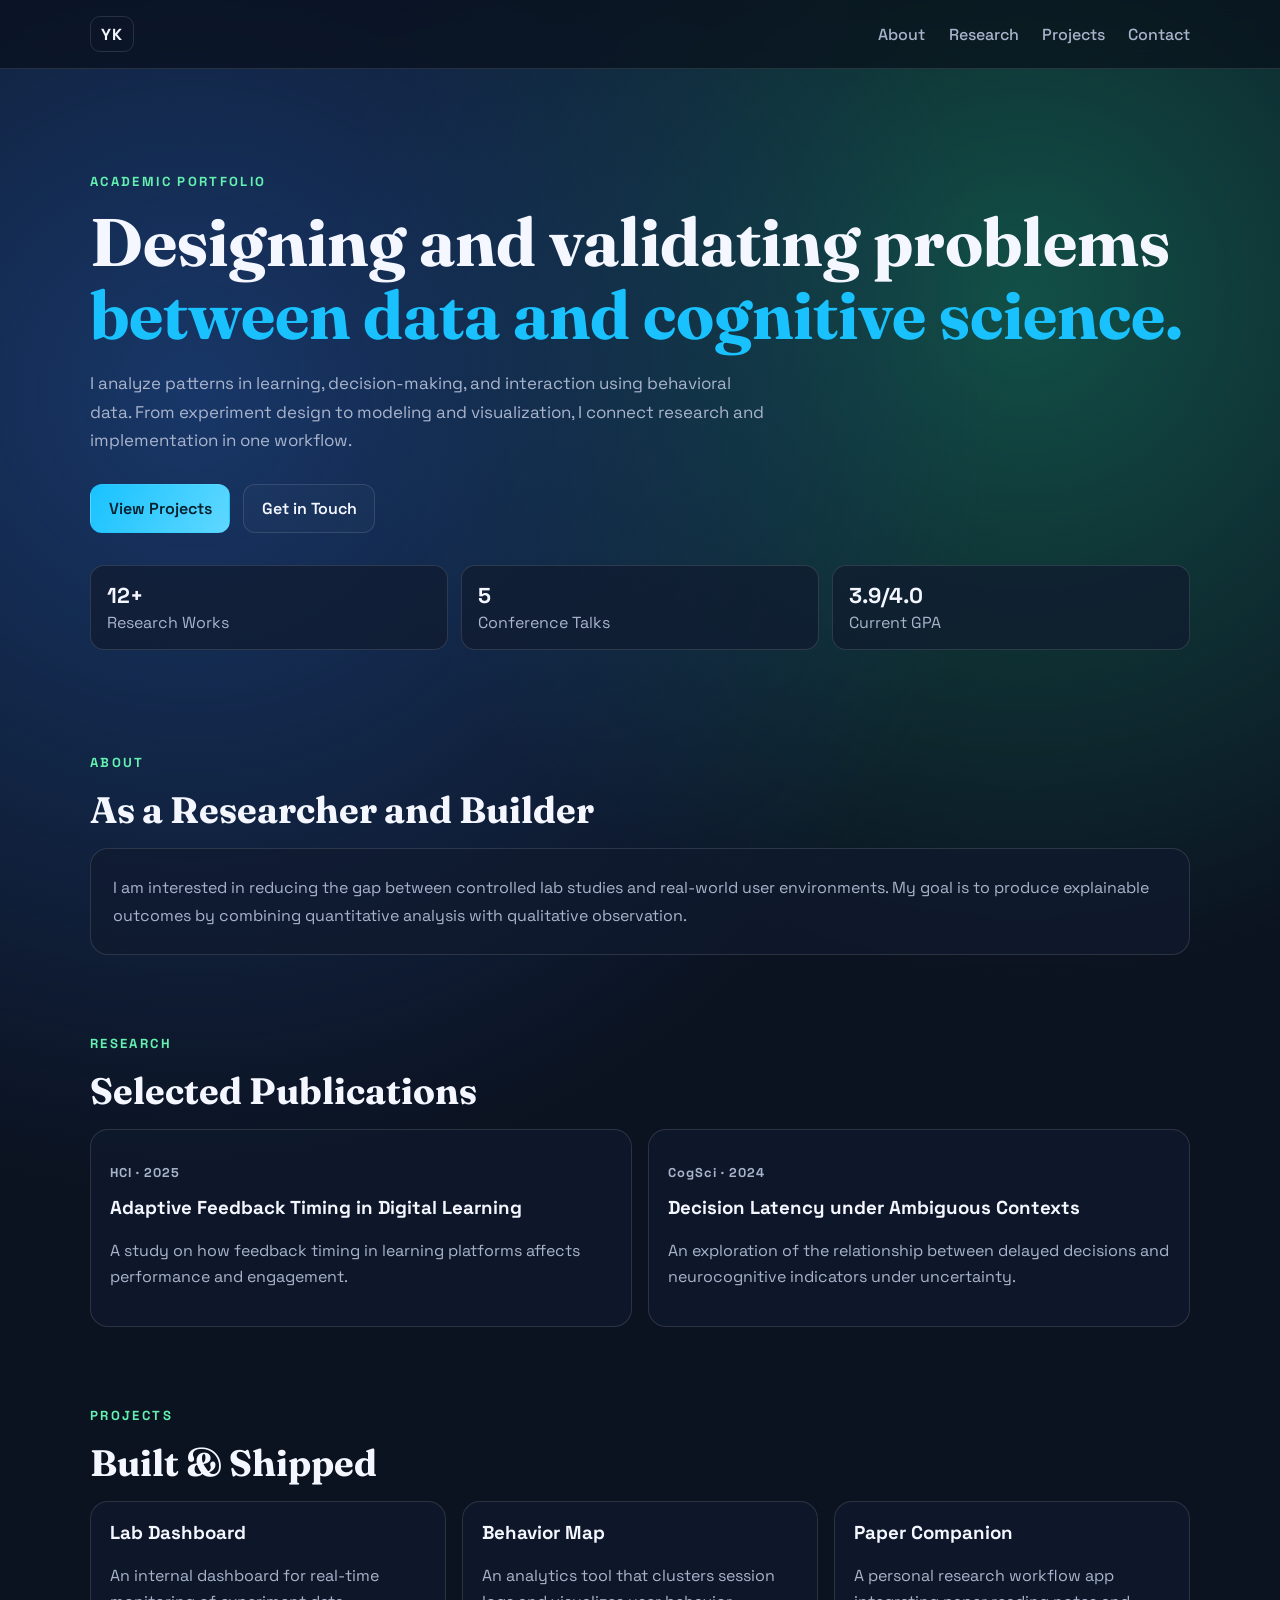
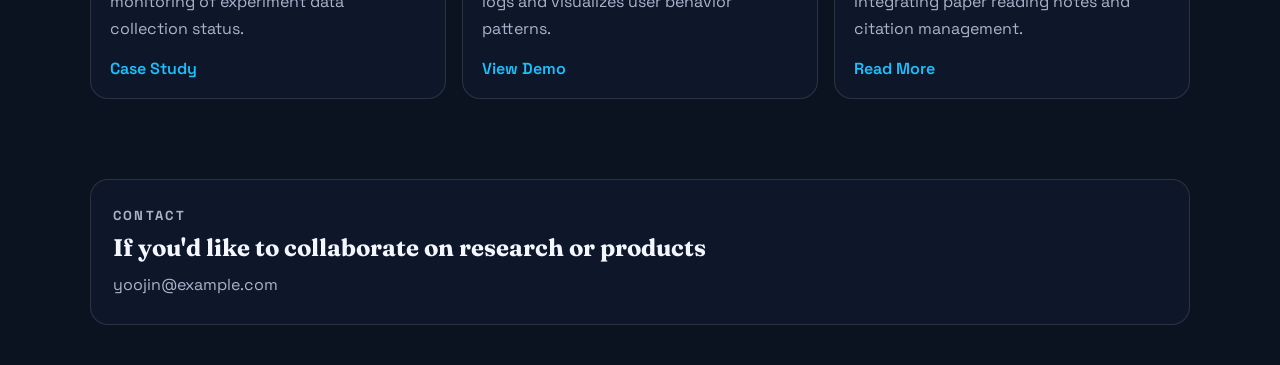
<file: temp_index.html>
<!DOCTYPE html>
<html lang="en">
<head>
  <meta charset="UTF-8" />
  <meta name="viewport" content="width=device-width, initial-scale=1.0" />
  <title>Academic Portfolio | Yoojin Kwon</title>
  <meta name="description" content="Yoojin Kwon's Academic Portfolio - Research, Publications, Projects" />
  <link rel="preconnect" href="https://fonts.googleapis.com" />
  <link rel="preconnect" href="https://fonts.gstatic.com" crossorigin />
  <link href="https://fonts.googleapis.com/css2?family=Space+Grotesk:wght@400;500;700&family=Fraunces:opsz,wght@9..144,600;9..144,700&display=swap" rel="stylesheet" />
  <link rel="stylesheet" href="style.css" />
</head>
<body>
  <div class="bg-orb orb-1"></div>
  <div class="bg-orb orb-2"></div>
  <div class="bg-grid"></div>

  <header class="site-header">
    <div class="container nav-wrap">
      <a class="brand" href="#">YK</a>
      <nav>
        <a href="#about">About</a>
        <a href="#research">Research</a>
        <a href="#projects">Projects</a>
        <a href="#contact">Contact</a>
      </nav>
    </div>
  </header>

  <main>
    <section class="hero container reveal">
      <p class="eyebrow">ACADEMIC PORTFOLIO</p>
      <h1>
        Designing and validating problems<br />
        <span>between data and cognitive science.</span>
      </h1>
      <p class="hero-desc">
        I analyze patterns in learning, decision-making, and interaction using behavioral data.
        From experiment design to modeling and visualization, I connect research and implementation in one workflow.
      </p>
      <div class="hero-cta">
        <a class="btn btn-primary" href="#projects">View Projects</a>
        <a class="btn btn-ghost" href="#contact">Get in Touch</a>
      </div>
      <div class="hero-metrics">
        <article>
          <h3>12+</h3>
          <p>Research Works</p>
        </article>
        <article>
          <h3>5</h3>
          <p>Conference Talks</p>
        </article>
        <article>
          <h3>3.9/4.0</h3>
          <p>Current GPA</p>
        </article>
      </div>
    </section>

    <section id="about" class="container section reveal">
      <div class="section-head">
        <p class="eyebrow">ABOUT</p>
        <h2>As a Researcher and Builder</h2>
      </div>
      <div class="about-card">
        <p>
          I am interested in reducing the gap between controlled lab studies and real-world user environments.
          My goal is to produce explainable outcomes by combining quantitative analysis with qualitative observation.
        </p>
      </div>
    </section>

    <section id="research" class="container section reveal">
      <div class="section-head">
        <p class="eyebrow">RESEARCH</p>
        <h2>Selected Publications</h2>
      </div>
      <div class="card-grid two">
        <article class="card">
          <p class="card-tag">HCI · 2025</p>
          <h3>Adaptive Feedback Timing in Digital Learning</h3>
          <p>A study on how feedback timing in learning platforms affects performance and engagement.</p>
        </article>
        <article class="card">
          <p class="card-tag">CogSci · 2024</p>
          <h3>Decision Latency under Ambiguous Contexts</h3>
          <p>An exploration of the relationship between delayed decisions and neurocognitive indicators under uncertainty.</p>
        </article>
      </div>
    </section>

    <section id="projects" class="container section reveal">
      <div class="section-head">
        <p class="eyebrow">PROJECTS</p>
        <h2>Built & Shipped</h2>
      </div>
      <div class="card-grid three">
        <article class="card">
          <h3>Lab Dashboard</h3>
          <p>An internal dashboard for real-time monitoring of experiment data collection status.</p>
          <a href="#">Case Study</a>
        </article>
        <article class="card">
          <h3>Behavior Map</h3>
          <p>An analytics tool that clusters session logs and visualizes user behavior patterns.</p>
          <a href="#">View Demo</a>
        </article>
        <article class="card">
          <h3>Paper Companion</h3>
          <p>A personal research workflow app integrating paper reading notes and citation management.</p>
          <a href="#">Read More</a>
        </article>
      </div>
    </section>

    <section id="contact" class="container section reveal">
      <div class="contact-box">
        <p class="eyebrow">CONTACT</p>
        <h2>If you'd like to collaborate on research or products</h2>
        <p>yoojin@example.com</p>
      </div>
    </section>
  </main>

  <script>
    const io = new IntersectionObserver((entries) => {
      entries.forEach((entry) => {
        if (entry.isIntersecting) entry.target.classList.add("show");
      });
    }, { threshold: 0.15 });

    document.querySelectorAll(".reveal").forEach((el) => io.observe(el));
  </script>
</body>
</html>
</file>
<file: style.css>
/* style.css */
:root {
  --bg: #0b1220;
  --bg-soft: #111a2e;
  --text: #f4f7ff;
  --muted: #a9b4cc;
  --primary: #19c2ff;
  --secondary: #64f0b0;
  --line: rgba(255, 255, 255, 0.12);
  --card: rgba(17, 26, 46, 0.7);
}

* {
  box-sizing: border-box;
}

html,
body {
  margin: 0;
  padding: 0;
  font-family: "Space Grotesk", sans-serif;
  background: radial-gradient(circle at 15% 20%, #183768 0%, transparent 42%),
              radial-gradient(circle at 80% 15%, #125047 0%, transparent 35%),
              var(--bg);
  color: var(--text);
  min-height: 100%;
}

body {
  overflow-x: hidden;
}

.bg-grid {
  position: fixed;
  inset: 0;
  background-image: linear-gradient(to right, rgba(255,255,255,0.04) 1px, transparent 1px),
                    linear-gradient(to bottom, rgba(255,255,255,0.04) 1px, transparent 1px);
  background-size: 42px 42px;
  mask-image: radial-gradient(circle at center, black 40%, transparent 85%);
  pointer-events: none;
  z-index: -2;
}

.bg-orb {
  position: fixed;
  width: 380px;
  height: 380px;
  border-radius: 50%;
  filter: blur(38px);
  opacity: 0.3;
  pointer-events: none;
  z-index: -1;
}

.orb-1 {
  background: #1bc0ff;
  top: -120px;
  right: -80px;
}

.orb-2 {
  background: #54ffb7;
  bottom: -140px;
  left: -100px;
}

.container {
  width: min(1100px, 92%);
  margin: 0 auto;
}

.site-header {
  position: sticky;
  top: 0;
  backdrop-filter: blur(10px);
  border-bottom: 1px solid var(--line);
  background: rgba(8, 13, 24, 0.65);
  z-index: 10;
}

.nav-wrap {
  display: flex;
  align-items: center;
  justify-content: space-between;
  min-height: 68px;
}

.brand {
  text-decoration: none;
  color: var(--text);
  font-weight: 700;
  letter-spacing: 0.08em;
  border: 1px solid var(--line);
  padding: 0.38rem 0.62rem;
  border-radius: 10px;
}

nav a {
  color: var(--muted);
  text-decoration: none;
  margin-left: 1.2rem;
  font-weight: 500;
}

nav a:hover {
  color: var(--text);
}

.hero {
  padding: 6.5rem 0 4rem;
}

.eyebrow {
  margin: 0 0 1rem;
  color: var(--secondary);
  font-size: 0.82rem;
  letter-spacing: 0.18em;
  font-weight: 700;
}

h1,
h2,
h3 {
  margin-top: 0;
}

h1 {
  font-family: "Fraunces", serif;
  font-size: clamp(2rem, 5.5vw, 4.2rem);
  line-height: 1.08;
  margin-bottom: 1.1rem;
}

h1 span {
  color: var(--primary);
}

.hero-desc {
  color: var(--muted);
  max-width: 680px;
  line-height: 1.7;
  font-size: 1.06rem;
}

.hero-cta {
  margin-top: 1.8rem;
  display: flex;
  gap: 0.8rem;
  flex-wrap: wrap;
}

.btn {
  text-decoration: none;
  padding: 0.8rem 1.1rem;
  border-radius: 12px;
  font-weight: 600;
  border: 1px solid transparent;
}

.btn-primary {
  background: linear-gradient(120deg, var(--primary), #5fd8ff);
  color: #02202c;
}

.btn-ghost {
  color: var(--text);
  border-color: var(--line);
  background: rgba(255, 255, 255, 0.02);
}

.hero-metrics {
  margin-top: 2rem;
  display: grid;
  grid-template-columns: repeat(3, minmax(0, 1fr));
  gap: 0.85rem;
}

.hero-metrics article {
  background: var(--card);
  border: 1px solid var(--line);
  border-radius: 14px;
  padding: 1rem;
}

.hero-metrics h3 {
  margin-bottom: 0.2rem;
  font-size: 1.35rem;
}

.hero-metrics p {
  margin: 0;
  color: var(--muted);
}

.section {
  padding: 2.5rem 0;
}

.section-head h2 {
  font-family: "Fraunces", serif;
  font-size: clamp(1.5rem, 3vw, 2.3rem);
  margin-bottom: 1rem;
}

.about-card,
.contact-box {
  border: 1px solid var(--line);
  border-radius: 18px;
  padding: 1.35rem;
  background: var(--card);
}

.about-card p,
.contact-box p {
  color: var(--muted);
  line-height: 1.75;
  margin: 0.2rem 0;
}

.card-grid {
  display: grid;
  gap: 1rem;
}

.card-grid.two {
  grid-template-columns: repeat(2, minmax(0, 1fr));
}

.card-grid.three {
  grid-template-columns: repeat(3, minmax(0, 1fr));
}

.card {
  border: 1px solid var(--line);
  border-radius: 18px;
  padding: 1.2rem;
  background: var(--card);
  transition: transform 0.25s ease, border-color 0.25s ease, box-shadow 0.25s ease;
}

.card:hover {
  transform: translateY(-5px);
  border-color: rgba(25, 194, 255, 0.6);
  box-shadow: 0 10px 30px rgba(16, 129, 170, 0.25);
}

.card-tag {
  color: var(--secondary);
  letter-spacing: 0.08em;
  font-weight: 700;
  font-size: 0.8rem;
}

.card p {
  color: var(--muted);
  line-height: 1.65;
}

.card a {
  color: var(--primary);
  text-decoration: none;
  font-weight: 600;
}

.contact-box h2 {
  margin: 0.3rem 0 0.6rem;
  font-family: "Fraunces", serif;
}

.reveal {
  opacity: 0;
  transform: translateY(24px);
  transition: opacity 0.7s ease, transform 0.7s ease;
}

.reveal.show {
  opacity: 1;
  transform: translateY(0);
}

@media (max-width: 900px) {
  .card-grid.two,
  .card-grid.three,
  .hero-metrics {
    grid-template-columns: 1fr;
  }

  nav {
    display: none;
  }

  .hero {
    padding-top: 5rem;
  }
}
</file>
